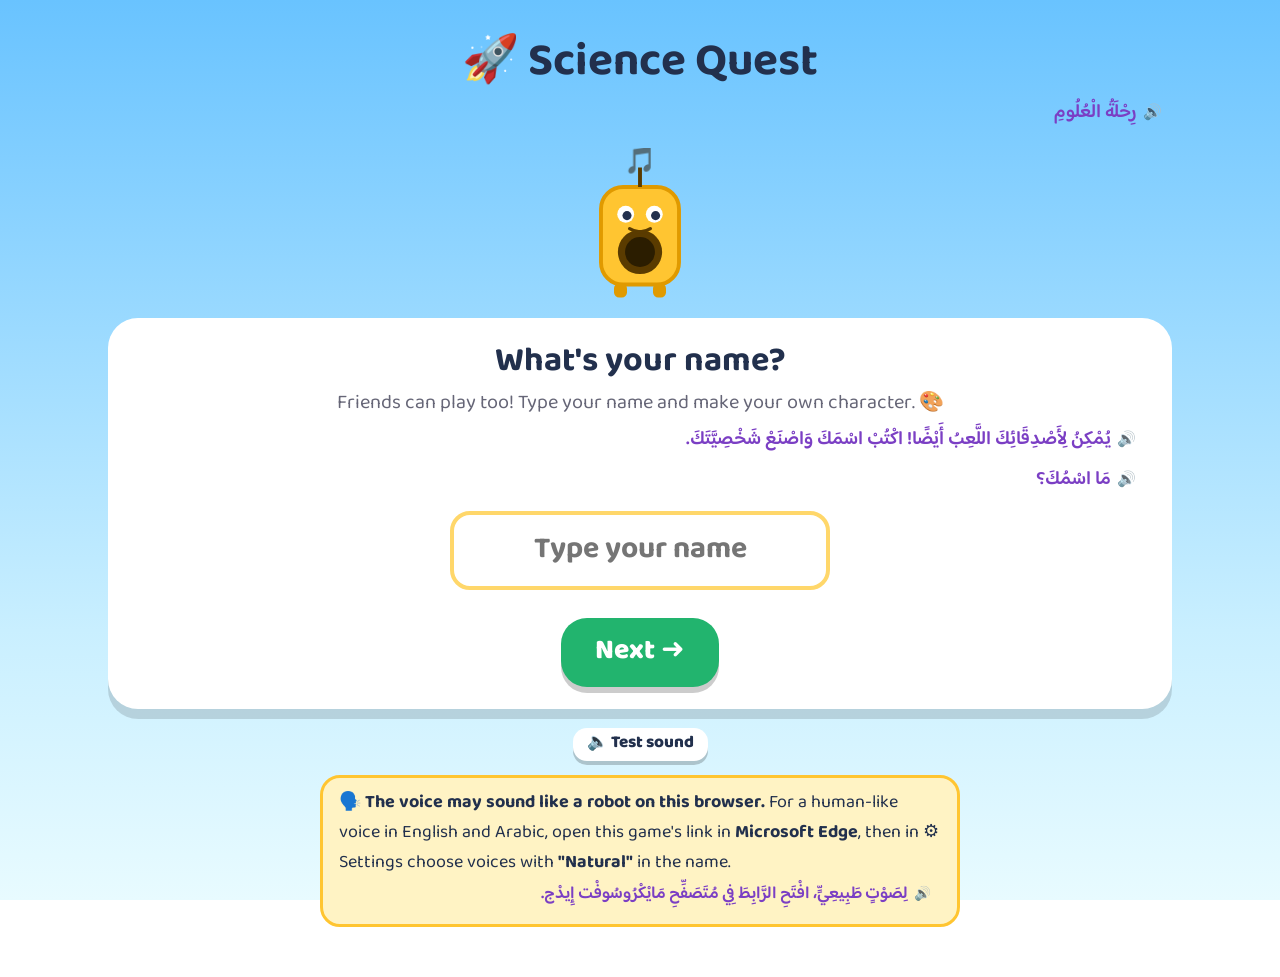
<file: index.html>
<!DOCTYPE html>
<html lang="en">
<head>
<meta charset="utf-8">
<meta name="viewport" content="width=device-width,initial-scale=1">
<link rel="manifest" href="manifest.webmanifest"><meta name="theme-color" content="#7c3aed"><link rel="apple-touch-icon" href="icon-192.png">
<title>Science Quest</title>
<link rel="icon" href="data:image/svg+xml,%3Csvg xmlns='http://www.w3.org/2000/svg' viewBox='0 0 100 100'%3E%3Ctext y='.9em' font-size='90'%3E🔬%3C/text%3E%3C/svg%3E">
<link rel="preconnect" href="https://fonts.googleapis.com">
<link href="https://fonts.googleapis.com/css2?family=Baloo+Bhaijaan+2:wght@400;600;800&display=swap" rel="stylesheet">
<link rel="stylesheet" href="shared/core.css">
</head>
<body>
<div id="bg"></div>
<div id="app"></div>
<canvas id="fx"></canvas>
<script>window.SQ_PAGE='hub';window.SQ_HUB='./';window.SQ_VOICE='audio/hub/';</script>
<script src="shared/core.js"></script>
<script src="hub.js"></script>
<script>try{if(P()&&sessionStorage.getItem('sqBack')){sessionStorage.removeItem('sqBack');route=['map']}}catch(e){}render();</script>
</body>
</html>
</file>
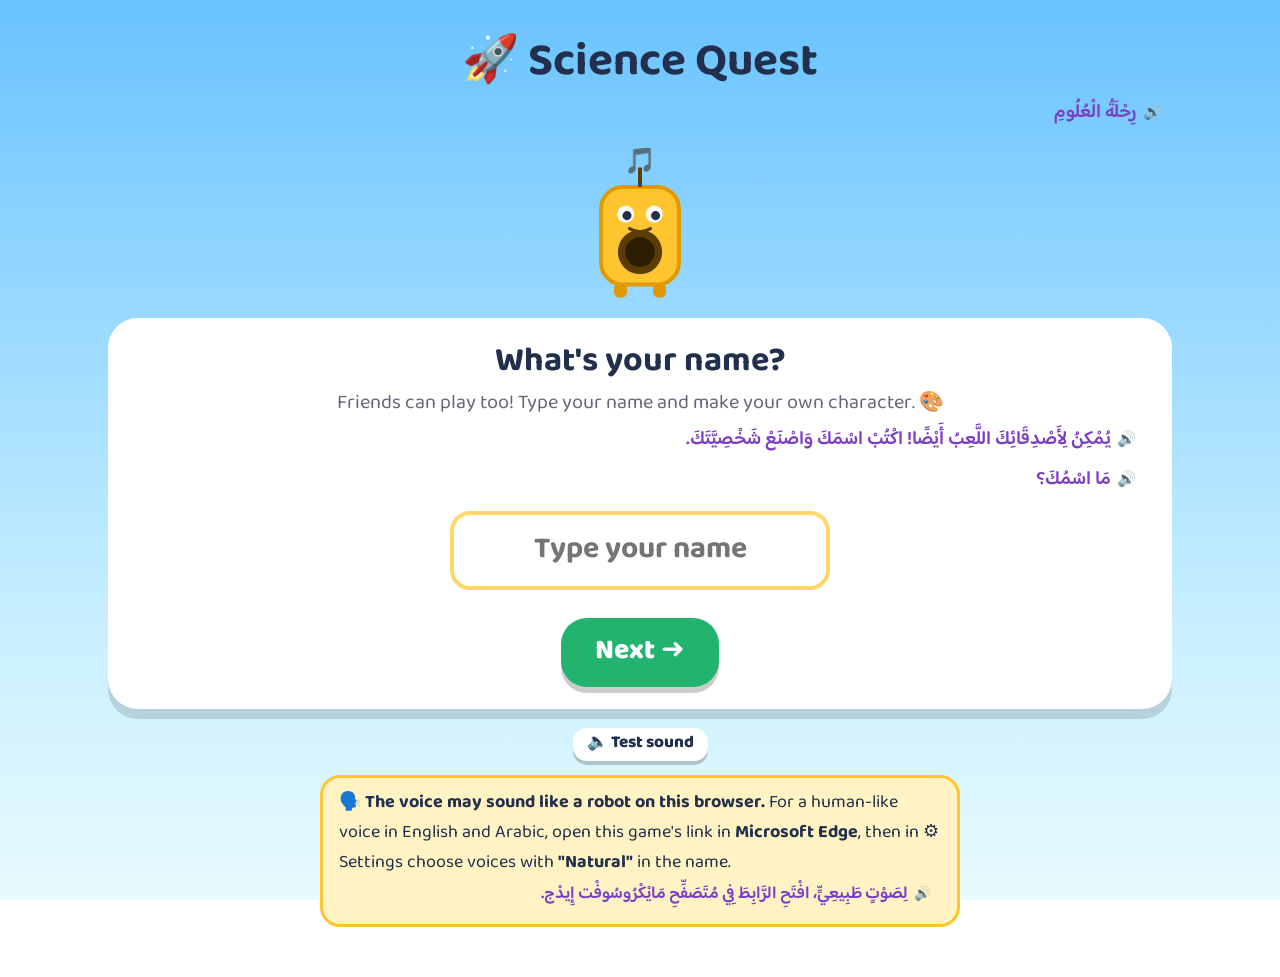
<file: insects/index.html>
<!DOCTYPE html>
<html lang="en">
<head>
<meta charset="utf-8">
<meta name="viewport" content="width=device-width,initial-scale=1">
<link rel="manifest" href="../manifest.webmanifest"><meta name="theme-color" content="#7c3aed"><link rel="apple-touch-icon" href="../icon-192.png">
<title>Science Quest · Insects</title>
<link rel="icon" href="data:image/svg+xml,%3Csvg xmlns='http://www.w3.org/2000/svg' viewBox='0 0 100 100'%3E%3Ctext y='.9em' font-size='90'%3E🔬%3C/text%3E%3C/svg%3E">
<link rel="preconnect" href="https://fonts.googleapis.com">
<link href="https://fonts.googleapis.com/css2?family=Baloo+Bhaijaan+2:wght@400;600;800&display=swap" rel="stylesheet">
<link rel="stylesheet" href="../shared/core.css">
</head>
<body>
<div id="bg"></div>
<div id="app"></div>
<canvas id="fx"></canvas>
<script>window.SQ_PAGE='insects';window.SQ_HUB='../';window.SQ_VOICE='../audio/insects/';</script>
<script src="../shared/core.js"></script>
<script src="gfx.js"></script>
<script src="../shared/time.js"></script><script src="ilib.js"></script><script src="art.js"></script>
<script src="data.js"></script>
<script src="labs.js"></script>
<script>if(!P()){location.replace(HUB)}else{S.lastWorld=WORLD.id;save();route=['world'];render()}</script>
</body>
</html>
</file>
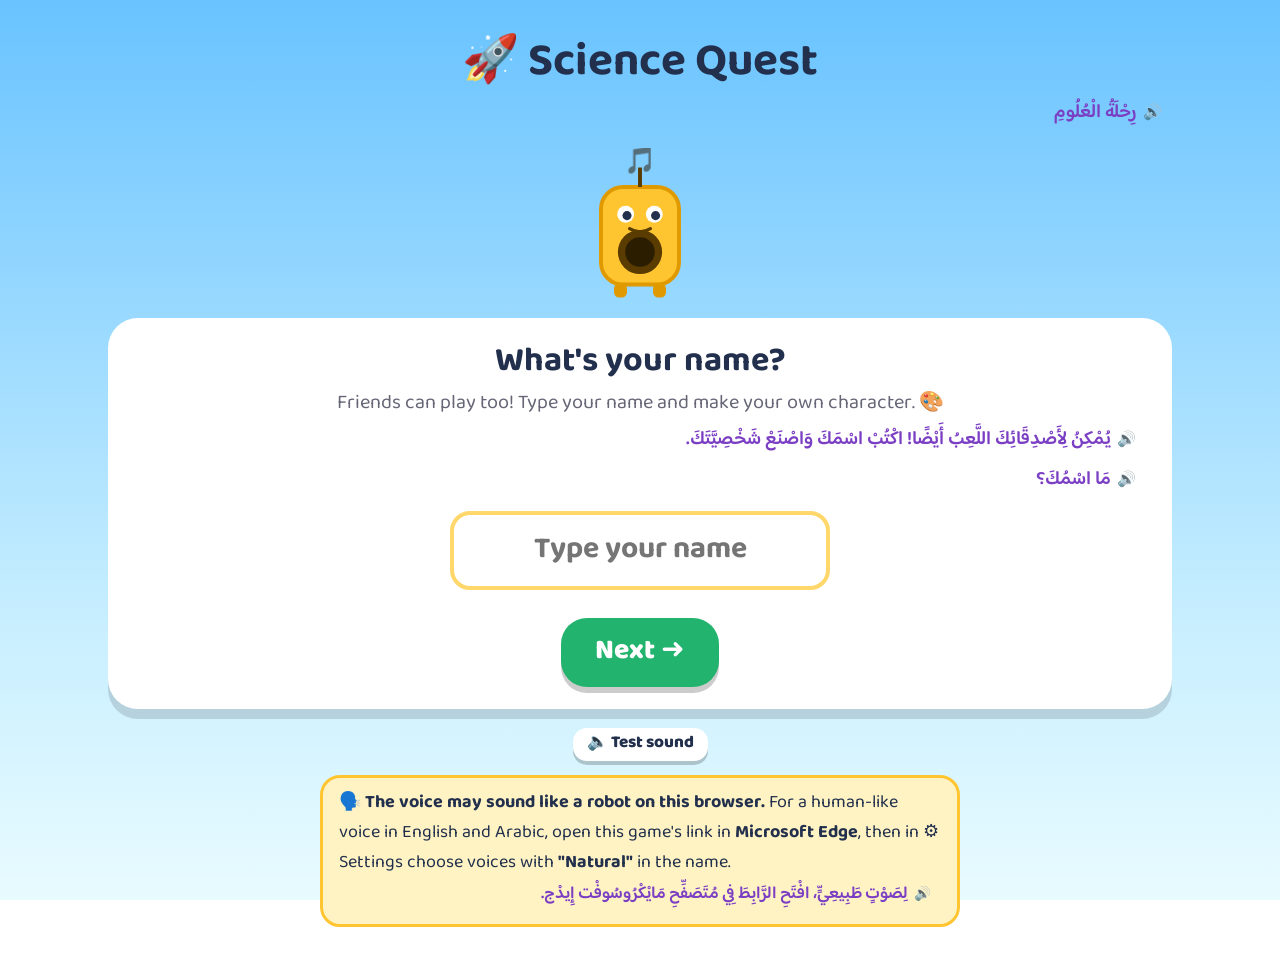
<file: light/index.html>
<!DOCTYPE html>
<html lang="en">
<head>
<meta charset="utf-8">
<meta name="viewport" content="width=device-width,initial-scale=1">
<link rel="manifest" href="../manifest.webmanifest"><meta name="theme-color" content="#7c3aed"><link rel="apple-touch-icon" href="../icon-192.png">
<title>Science Quest · Light</title>
<link rel="icon" href="data:image/svg+xml,%3Csvg xmlns='http://www.w3.org/2000/svg' viewBox='0 0 100 100'%3E%3Ctext y='.9em' font-size='90'%3E🔬%3C/text%3E%3C/svg%3E">
<link rel="preconnect" href="https://fonts.googleapis.com">
<link href="https://fonts.googleapis.com/css2?family=Baloo+Bhaijaan+2:wght@400;600;800&display=swap" rel="stylesheet">
<link rel="stylesheet" href="../shared/core.css">
</head>
<body>
<div id="bg"></div>
<div id="app"></div>
<canvas id="fx"></canvas>
<script>window.SQ_PAGE='light';window.SQ_HUB='../';window.SQ_VOICE='../audio/light/';</script>
<script src="../shared/core.js"></script>
<script src="data.js"></script>
<script src="art.js"></script>
<script src="acts.js"></script>
<script src="labs2.js"></script>
<script>if(!P()){location.replace(HUB)}else{S.lastWorld=WORLD.id;save();route=['world'];render()}</script>
</body>
</html>
</file>
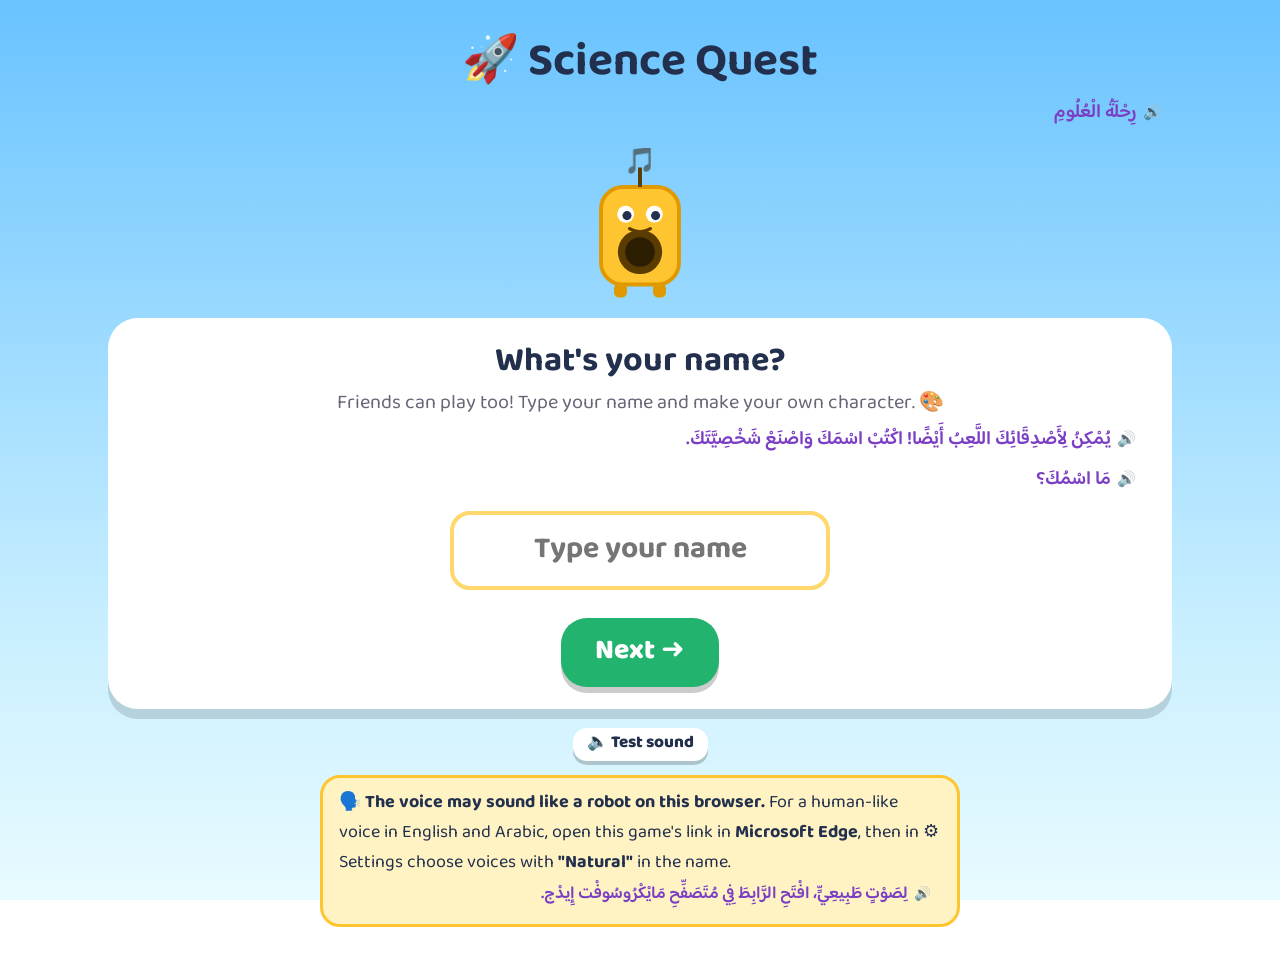
<file: plants/index.html>
<!DOCTYPE html>
<html lang="en">
<head>
<meta charset="utf-8">
<meta name="viewport" content="width=device-width,initial-scale=1">
<link rel="manifest" href="../manifest.webmanifest"><meta name="theme-color" content="#7c3aed"><link rel="apple-touch-icon" href="../icon-192.png">
<title>Science Quest · Plants</title>
<link rel="icon" href="data:image/svg+xml,%3Csvg xmlns='http://www.w3.org/2000/svg' viewBox='0 0 100 100'%3E%3Ctext y='.9em' font-size='90'%3E🔬%3C/text%3E%3C/svg%3E">
<link rel="preconnect" href="https://fonts.googleapis.com">
<link href="https://fonts.googleapis.com/css2?family=Baloo+Bhaijaan+2:wght@400;600;800&display=swap" rel="stylesheet">
<link rel="stylesheet" href="../shared/core.css">
</head>
<body>
<div id="bg"></div>
<div id="app"></div>
<canvas id="fx"></canvas>
<script>window.SQ_PAGE='plants';window.SQ_HUB='../';window.SQ_VOICE='../audio/plants/';</script>
<script src="../shared/core.js"></script>
<script src="gfx.js"></script><script src="../shared/time.js"></script>
<script src="art.js"></script>
<script src="data.js"></script>
<script src="labs.js"></script>
<script>if(!P()){location.replace(HUB)}else{S.lastWorld=WORLD.id;save();route=['world'];render()}</script>
</body>
</html>
</file>
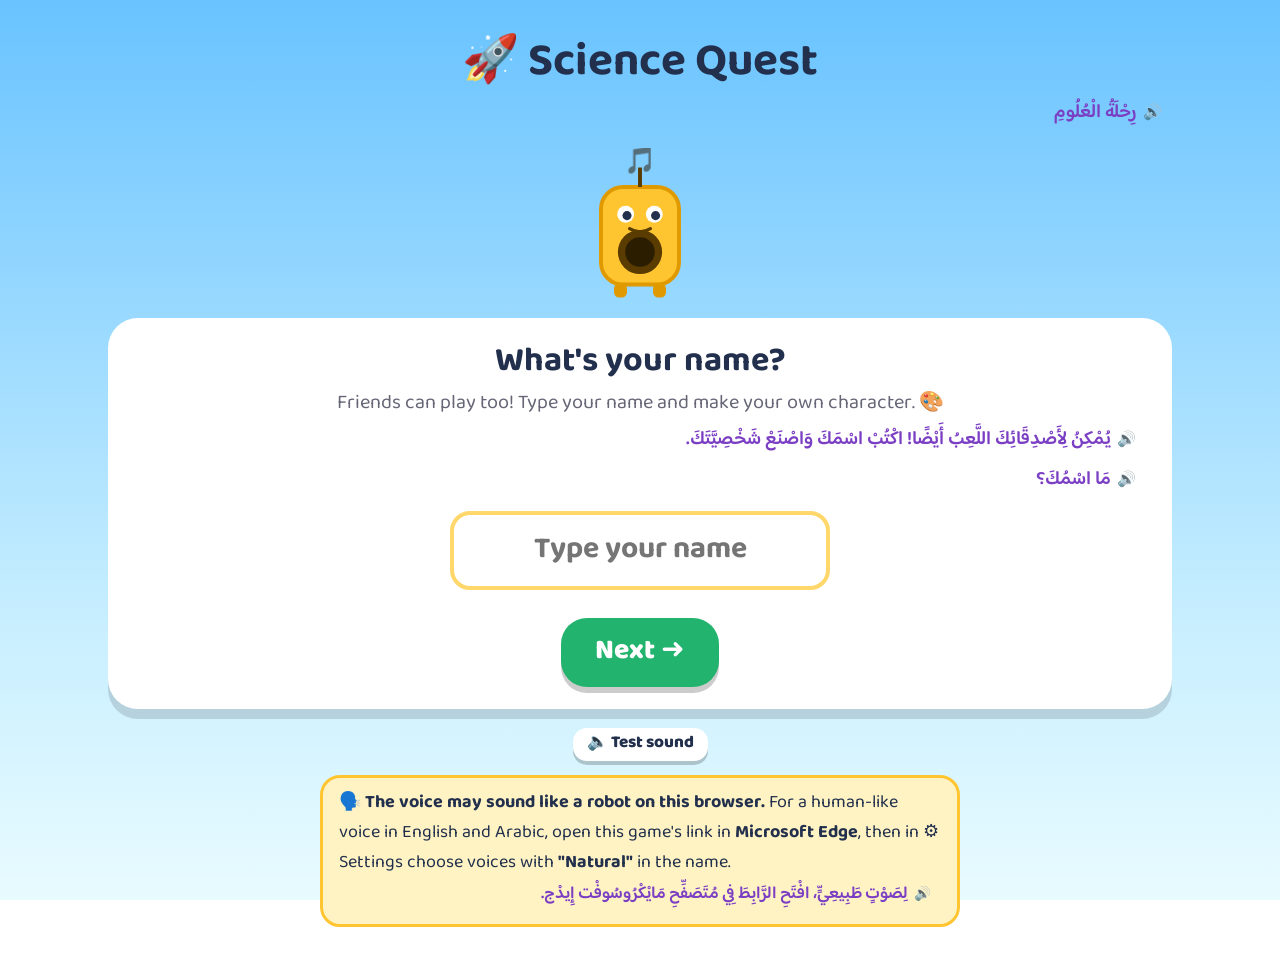
<file: sound/index.html>
<!DOCTYPE html>
<html lang="en">
<head>
<meta charset="utf-8">
<meta name="viewport" content="width=device-width,initial-scale=1">
<link rel="manifest" href="../manifest.webmanifest"><meta name="theme-color" content="#7c3aed"><link rel="apple-touch-icon" href="../icon-192.png">
<title>Science Quest · Sound</title>
<link rel="icon" href="data:image/svg+xml,%3Csvg xmlns='http://www.w3.org/2000/svg' viewBox='0 0 100 100'%3E%3Ctext y='.9em' font-size='90'%3E🔬%3C/text%3E%3C/svg%3E">
<link rel="preconnect" href="https://fonts.googleapis.com">
<link href="https://fonts.googleapis.com/css2?family=Baloo+Bhaijaan+2:wght@400;600;800&display=swap" rel="stylesheet">
<link rel="stylesheet" href="../shared/core.css">
</head>
<body>
<div id="bg"></div>
<div id="app"></div>
<canvas id="fx"></canvas>
<script>window.SQ_PAGE='sound';window.SQ_HUB='../';window.SQ_VOICE='../audio/sound/';</script>
<script src="../shared/core.js"></script>
<script src="world.js"></script>
<script>if(!P()){location.replace(HUB)}else{S.lastWorld=WORLD.id;save();route=['world'];render()}</script>
</body>
</html>
</file>
<file: shared/core.css>
:root{--ink:#22304d;--pri:#ff7a45;--ok:#22b46e;--bad:#ef5b5b;--blue:#4a8cff;--purple:#8c5cff}
*{box-sizing:border-box}
html,body{margin:0;min-height:100%}
body{font-family:'Baloo Bhaijaan 2',system-ui,sans-serif;color:var(--ink);overflow-x:hidden;font-size:20px}
#bg{position:fixed;inset:0;z-index:0;overflow:hidden;transition:background .8s}
.bg-sky{background:linear-gradient(#69c3ff,#c9efff 70%,#e8fbff)}
.bg-map{background:linear-gradient(#7fd8ff,#bff0ff 45%,#c9f2a8 46%,#a9e07c)}
.bg-music{background:linear-gradient(135deg,#5b3cff,#a54cff 45%,#ff63ad)}
.float{position:absolute;bottom:-80px;font-size:46px;opacity:.45;animation:up linear infinite}
@keyframes up{to{transform:translateY(-130vh) rotate(340deg)}}
#app{position:relative;z-index:1;max-width:1100px;margin:0 auto;padding:14px 18px 50px}
.top{display:flex;align-items:center;gap:10px;background:#ffffffe6;border-radius:24px;padding:6px 12px;margin-bottom:16px;flex-wrap:wrap;box-shadow:0 6px 0 #0002}
.top .who{display:flex;align-items:center;gap:6px;font-weight:800;font-size:22px}
.top .who svg{width:44px;height:52px}
.sp{flex:1}
.chip{background:#fff;border-radius:999px;padding:3px 14px;font-weight:800;font-size:19px;border:3px solid #ffd76a;white-space:nowrap}
.btn{font-family:inherit;font-weight:800;font-size:22px;border:none;border-radius:20px;padding:12px 26px;cursor:pointer;box-shadow:0 6px 0 #0003;transition:transform .08s;color:#fff;background:var(--pri);line-height:1.2;user-select:none;-webkit-user-select:none;touch-action:manipulation}
.btn:active{transform:translateY(4px);box-shadow:0 2px 0 #0003}
.btn:disabled{opacity:.45;cursor:default}
.btn.g{background:var(--ok)}.btn.b{background:var(--blue)}.btn.p{background:var(--purple)}.btn.w{background:#fff;color:var(--ink)}.btn.y{background:#ffc531;color:#5a3b00}.btn.r{background:var(--bad)}
.btn.sm{font-size:17px;padding:6px 14px;border-radius:14px;box-shadow:0 4px 0 #0003}
.btn.big{font-size:28px;padding:18px 34px;border-radius:26px}
.card{background:#fff;border-radius:30px;padding:22px 26px;box-shadow:0 10px 0 #0002;position:relative}
.ar::before{content:'🔊';font-size:.8em;margin-left:6px;opacity:.75}.ar{cursor:pointer}button .ar::before,.gate .ar::before,.flip .ar::before,.avtab .ar::before{content:none}.ar.arplay{animation:pp .4s}
.ar{direction:rtl;display:block;color:#7b3fc4;font-weight:600;font-size:.95em;line-height:2;padding:0 10px 2px 6px;overflow:visible;unicode-bidi:plaintext;text-align:right}
body.noar .ar{display:none}
h1{font-size:46px;margin:.1em 0;line-height:1.1}h2{font-size:34px;margin:.1em 0;line-height:1.15}h3{font-size:26px;margin:.1em 0}
.center{text-align:center}
.row{display:flex;gap:14px;flex-wrap:wrap;justify-content:center;align-items:center}
.bounce{animation:bn 1.8s ease-in-out infinite}@keyframes bn{50%{transform:translateY(-8px)}}
.shake{animation:sh .4s}@keyframes sh{25%{transform:translateX(-12px)}75%{transform:translateX(12px)}}
.pop{animation:pp .35s ease-out}@keyframes pp{0%{transform:scale(.6);opacity:0}100%{transform:scale(1);opacity:1}}
.say{display:flex;align-items:flex-end;gap:10px;margin:6px 0 14px}
.say svg.av{width:92px;height:110px;flex:none}
.bubble{background:#fff;border-radius:24px;padding:12px 18px;font-size:23px;font-weight:600;position:relative;box-shadow:0 6px 0 #0002;flex:1}
.bubble:before{content:'';position:absolute;left:-14px;bottom:18px;border:10px solid transparent;border-right:16px solid #fff}
.opt{display:block;width:100%;text-align:left;margin:10px 0;font-size:24px;background:#eef3ff;color:var(--ink);border:4px solid #d4e0ff;box-shadow:0 5px 0 #c3d2ff}
.opt:disabled{opacity:1;cursor:default}
.opt.right{background:#d7f8e6;border-color:var(--ok)}.opt.wrong{background:#ffe0e0;border-color:var(--bad)}
.overlay{position:fixed;inset:0;background:#000a;z-index:50;display:flex;align-items:center;justify-content:center;padding:20px}
.overlay .card{max-width:680px;width:100%;max-height:92vh;overflow:auto}
#fx{position:fixed;inset:0;pointer-events:none;z-index:70}
.worlds{display:grid;grid-template-columns:repeat(auto-fit,minmax(230px,1fr));gap:18px}
.world{border-radius:30px;padding:18px;color:#fff;cursor:pointer;box-shadow:0 10px 0 #0003;min-height:200px;display:flex;flex-direction:column;justify-content:space-between}
.world .em{font-size:64px}.world.lock{filter:grayscale(.75);opacity:.85;cursor:default}
.lessons{display:grid;grid-template-columns:repeat(auto-fit,minmax(300px,1fr));gap:18px}
.tile{display:flex;align-items:center;gap:12px;width:100%;background:#f4f1ff;border:4px solid #e2d9ff;border-radius:22px;padding:10px 14px;margin:8px 0;cursor:pointer;font-family:inherit;font-size:21px;font-weight:700;color:var(--ink);text-align:left;box-shadow:0 5px 0 #d3c7ff}
.tile .e{font-size:38px}.tile .st{margin-left:auto;font-size:20px;white-space:nowrap;color:#f5a500}
.tile.lock{opacity:.5;cursor:default}.tile.next{border-color:#ffb02e;background:#fff6dd;box-shadow:0 5px 0 #ffd27a;animation:glow 1.4s infinite}
@keyframes glow{50%{transform:scale(1.02)}}
.sw{width:44px;height:44px;border-radius:50%;border:4px solid #fff;box-shadow:0 0 0 2px #ccd;cursor:pointer;display:inline-block}
.sw.on{box-shadow:0 0 0 5px var(--pri)}
.optbtn{font-family:inherit;font-size:18px;font-weight:700;border:3px solid #dde;background:#fff;border-radius:14px;padding:6px 12px;cursor:pointer;color:var(--ink)}
.optbtn.on{border-color:var(--pri);background:#fff1ea}
.slot{width:100%;min-height:62px;border:4px dashed #c8b8ff;border-radius:18px;margin:8px 0;padding:8px 12px;font-size:22px;font-weight:700;display:flex;align-items:center;gap:8px;background:#faf8ff}
.slot.full{border-style:solid;border-color:var(--ok);background:#e7fbef}
.pmeter{position:relative;height:30px;background:linear-gradient(90deg,#d7f8e6 0 35%,#fff3c4 35% 60%,#ffe0e0 60%);border-radius:15px;overflow:hidden;border:3px solid #ddd}
.pmeter div{height:100%;background:linear-gradient(90deg,#22b46e,#ffc531,#ef5b5b);width:0}
.pmeter span{position:absolute;top:0;font-size:15px;font-weight:800;line-height:24px}
.hp{height:22px;background:#ffd9d9;border-radius:12px;overflow:hidden;border:3px solid #fff}
.hp div{height:100%;background:#ef5b5b;transition:width .4s}
.flip{perspective:900px;width:min(440px,90vw);height:280px;margin:10px auto;cursor:pointer}
.flip .in{position:relative;width:100%;height:100%;transition:transform .5s;transform-style:preserve-3d}
.flip.on .in{transform:rotateY(180deg)}
.flip .f,.flip .bk{position:absolute;inset:0;backface-visibility:hidden;border-radius:30px;display:flex;flex-direction:column;align-items:center;justify-content:center;padding:16px;text-align:center;box-shadow:0 10px 0 #0002}
.flip .f{background:#fff}.flip .bk{background:#fff6dd;transform:rotateY(180deg)}
.tabs{display:flex;gap:10px;justify-content:center;flex-wrap:wrap;margin-bottom:10px}
.tabs .optbtn{font-size:22px;padding:8px 16px}
.timebar{height:12px;background:#eee;border-radius:8px;overflow:hidden;margin:8px 0}.timebar div{height:100%;background:var(--blue)}
.toggle{display:flex;align-items:center;justify-content:space-between;gap:10px;padding:10px 0;border-bottom:2px solid #f0f0f0;font-size:20px;font-weight:600;flex-wrap:wrap}
.toggle select{font-family:inherit;font-size:16px;padding:4px 8px;border-radius:10px;border:2px solid #ccd;max-width:330px}
input.name{font-family:inherit;font-size:30px;font-weight:700;padding:10px 18px;border-radius:20px;border:4px solid #ffd76a;width:min(380px,80vw);text-align:center}
.err{color:var(--bad);font-weight:700;min-height:28px}
svg{display:block}
.b-jump{animation:bj .5s ease-in-out infinite}@keyframes bj{50%{transform:translateY(-30px)}}
.b-stretch{animation:bs 2s ease-in-out infinite;transform-origin:bottom}@keyframes bs{50%{transform:scaleY(1.15)}}
.b-spin{animation:bsp 2.4s linear infinite}@keyframes bsp{to{transform:rotateY(360deg)}}
.b-march{animation:bm .6s ease-in-out infinite}@keyframes bm{25%{transform:translateY(-8px) rotate(-3deg)}75%{transform:translateY(-8px) rotate(3deg)}}
.b-shake{animation:bsh .25s linear infinite}@keyframes bsh{25%{transform:translateX(-6px)}75%{transform:translateX(6px)}}
.balloon{width:120px;height:120px;border-radius:50%;background:#ff63ad;margin:10px auto;transition:transform 4s ease-in-out}
.gate{position:relative;overflow:hidden;border-radius:32px;background:radial-gradient(circle at 50% 35%,#ffe27a,#ff9f1c 45%,#e0457b 90%);color:#fff;padding:22px 24px;cursor:pointer;box-shadow:0 10px 0 #0003,0 0 0 5px #ffd76a inset;margin-bottom:18px;text-shadow:0 2px 0 #0003}
.gate.locked{background:radial-gradient(circle at 50% 35%,#9aa3b8,#5f6782 60%,#3d4460);cursor:pointer}
.rays{position:absolute;inset:-60%;background:repeating-conic-gradient(#ffffff2e 0 9deg,transparent 9deg 18deg);animation:spinr 26s linear infinite;pointer-events:none}
@keyframes spinr{to{transform:rotate(360deg)}}
.gate-in{position:relative;display:flex;gap:18px;align-items:center;flex-wrap:wrap}
.trophy{font-size:96px;animation:tb 1.6s ease-in-out infinite;filter:drop-shadow(0 6px 0 #0003)}
@keyframes tb{50%{transform:translateY(-10px) rotate(-6deg) scale(1.06)}}
.gate.locked .trophy{animation:none;filter:grayscale(1) drop-shadow(0 6px 0 #0003)}
.gate-kicker{display:inline-block;background:#fff;color:#e0457b;font-weight:800;border-radius:999px;padding:2px 14px;font-size:18px;text-shadow:none;letter-spacing:1px}
.gate.locked .gate-kicker{color:#5f6782}
.gate-title{color:#fff;font-size:44px;margin:.1em 0}
.medals{display:flex;align-items:center;flex-wrap:wrap;gap:4px}
.medal{width:54px;height:54px;border-radius:50%;background:#ffffff44;border:4px solid #fff;display:flex;align-items:center;justify-content:center;font-size:28px}
.medal.won{background:#ffd76a;box-shadow:0 0 0 4px #fff6,0 0 18px #fff}
.dash{width:18px;height:4px;background:#fff8;border-radius:2px}
.pts{font-size:58px;font-weight:800;line-height:1}
.arena{position:relative;overflow:hidden;border-radius:32px;background:linear-gradient(160deg,#2b1f6b,#6a2bb5 50%,#e0457b);color:#fff;padding:20px;box-shadow:0 10px 0 #0003}
.gbar{height:18px;background:#ffffff33;border-radius:10px;overflow:hidden;margin:12px 0}.gbar div{height:100%;background:linear-gradient(90deg,#ffd76a,#ff9f1c);transition:width .6s}
.stages{display:grid;grid-template-columns:repeat(var(--ng,5),minmax(0,1fr));gap:12px;margin-top:8px}
.stage{position:relative;font-family:inherit;color:var(--ink);background:#fff;border:5px solid var(--c);border-radius:24px;padding:12px 6px 10px;cursor:pointer;box-shadow:0 7px 0 #0004;text-align:center}
.stage:nth-child(even){transform:translateY(18px)}
.stage.sel{outline:5px solid #ffd76a;outline-offset:3px}
.stage.lock{background:#c9cbe0;border-color:#8f94b5;cursor:pointer}
.stage.won{background:#fff6dd}
.snum{position:absolute;top:-14px;left:50%;transform:translateX(-50%);background:var(--c);color:#fff;border-radius:999px;padding:0 12px;font-weight:800}
.sem{font-size:46px}.sname{font-weight:800;font-size:17px;line-height:1.2;min-height:42px}.sscore{font-weight:800;color:var(--c);font-size:17px}
.here{position:absolute;top:-58px;right:-6px;animation:bn 1.2s ease-in-out infinite}
@media (max-width:760px){.stages{grid-template-columns:repeat(2,minmax(0,1fr))}.stage:nth-child(even){transform:none}.gate-title{font-size:32px}}
.vnote{margin:14px auto 0;max-width:640px;background:#fff3c4;border:3px solid #ffc531;border-radius:20px;padding:10px 16px;font-size:18px;text-align:left}.vnote.ok{background:#e7fbef;border-color:#22b46e;text-align:center}
.avb{display:grid;grid-template-columns:minmax(0,1fr) minmax(0,1.7fr);gap:20px;align-items:start}
.avstage{background:radial-gradient(circle,#fff6dd,#ffe0f0);border-radius:30px;padding:16px}
.avtabs{display:flex;flex-wrap:wrap;gap:8px;margin-bottom:12px}
.avtab{font-family:inherit;font-weight:800;font-size:17px;color:var(--ink);background:#f4f1ff;border:4px solid #e2d9ff;border-radius:18px;padding:6px 12px;cursor:pointer;display:flex;flex-direction:column;align-items:center;min-width:86px;box-shadow:0 4px 0 #d3c7ff}
.avtab .e{font-size:28px}.avtab.on{background:#ff7a45;border-color:#ff7a45;color:#fff;box-shadow:0 4px 0 #c9541f}.avtab.on .ar{color:#fff}
.avgrid{display:grid;grid-template-columns:repeat(auto-fill,minmax(104px,1fr));gap:10px}
.avt{position:relative;font-family:inherit;font-weight:700;font-size:15px;color:var(--ink);background:#fff;border:4px solid #e6e6f0;border-radius:20px;padding:6px 4px;cursor:pointer;display:flex;flex-direction:column;align-items:center;box-shadow:0 4px 0 #dcdce8;transition:transform .1s}
.avt:hover{transform:translateY(-3px)}.avt svg{width:84px;height:100px}
.avt.on{border-color:#22b46e;background:#e9fbf1;box-shadow:0 4px 0 #9fe1cb}
.tick{position:absolute;top:-8px;right:-8px;background:#22b46e;color:#fff;border-radius:50%;width:30px;height:30px;display:flex;align-items:center;justify-content:center;font-size:18px}
@media (max-width:760px){.avb{grid-template-columns:1fr}}
@media (max-width:640px){h1{font-size:34px}h2{font-size:27px}.btn.big{font-size:22px}}.bg-light{background:linear-gradient(135deg,#e85d04,#f48c06 50%,#faa307)}
.bg-plants{background:linear-gradient(135deg,#2d8a4e,#4cb963 50%,#8fd16a)}
.bg-insects{background:linear-gradient(135deg,#7b3fbf,#c2569c 50%,#f08a5d)}
.pulse{animation:pulse .7s infinite;box-shadow:0 0 0 4px #ffd23f}@keyframes pulse{50%{transform:scale(1.12)}}

/* talking lock */
body.talking #act button:not(.sm.w):not(#pv):not(.snd):not([data-free]),body.talking #act .opt,body.talking #act .tile{filter:grayscale(.85);opacity:.5;cursor:not-allowed;transition:opacity .2s,filter .2s}
body.talking #act svg{cursor:wait}
#listen{position:fixed;left:50%;bottom:24px;transform:translateX(-50%) scale(.6);opacity:0;background:#7c3aed;color:#fff;font-weight:800;font-size:22px;padding:10px 22px;border-radius:30px;box-shadow:0 8px 24px #0004;z-index:9999;pointer-events:none}
#listen.show{animation:lsn 1.6s ease forwards}
@keyframes lsn{0%{opacity:0;transform:translateX(-50%) scale(.6)}15%{opacity:1;transform:translateX(-50%) scale(1.05)}25%{transform:translateX(-50%) scale(1)}80%{opacity:1}100%{opacity:0}}
#vload{position:fixed;right:14px;bottom:14px;background:#0f766e;color:#fff;font-weight:800;font-size:18px;padding:8px 16px;border-radius:18px;z-index:9998;box-shadow:0 6px 18px #0003}
/* no text highlighting while dragging */
#act,#act *{-webkit-user-select:none;user-select:none;-webkit-touch-callout:none;-webkit-tap-highlight-color:transparent}
#act input,#act textarea{-webkit-user-select:text;user-select:text}
/* press-and-hold clock */
.clockwrap{display:flex;align-items:center;gap:14px;justify-content:center;margin:8px 0}
.clockbtn{width:118px;height:118px;border-radius:50%;border:none;background:none;padding:0;cursor:pointer;touch-action:none;filter:drop-shadow(0 6px 0 #0003);transition:transform .1s}
.clockbtn svg{width:100%;height:100%}
.clockbtn.on{transform:scale(.93);filter:drop-shadow(0 2px 0 #0003) drop-shadow(0 0 14px #a78bfa)}
.clocklbl{font-size:20px;max-width:330px}
.daych{display:inline-block;margin-top:6px;background:#1e1b4b;color:#fff;font-weight:900;border-radius:14px;padding:4px 14px;font-size:20px}
body.talking #act .clockbtn{filter:grayscale(.85);opacity:.5}
.glowT{animation:glowT 1.2s ease-in-out infinite}
@keyframes glowT{0%,100%{opacity:.35}50%{opacity:1}}
.clockover{position:absolute;left:10px;bottom:10px;background:#ffffffe0;border-radius:22px;padding:6px 12px;box-shadow:0 6px 18px #0003}
.clockover .clockwrap{margin:0;gap:10px}.clockover .clockbtn{width:96px;height:96px}.clockover .clocklbl{font-size:16px;max-width:230px}.clockover .clocklbl .ar{font-size:15px}.clockover .daych{font-size:17px}
</file>
